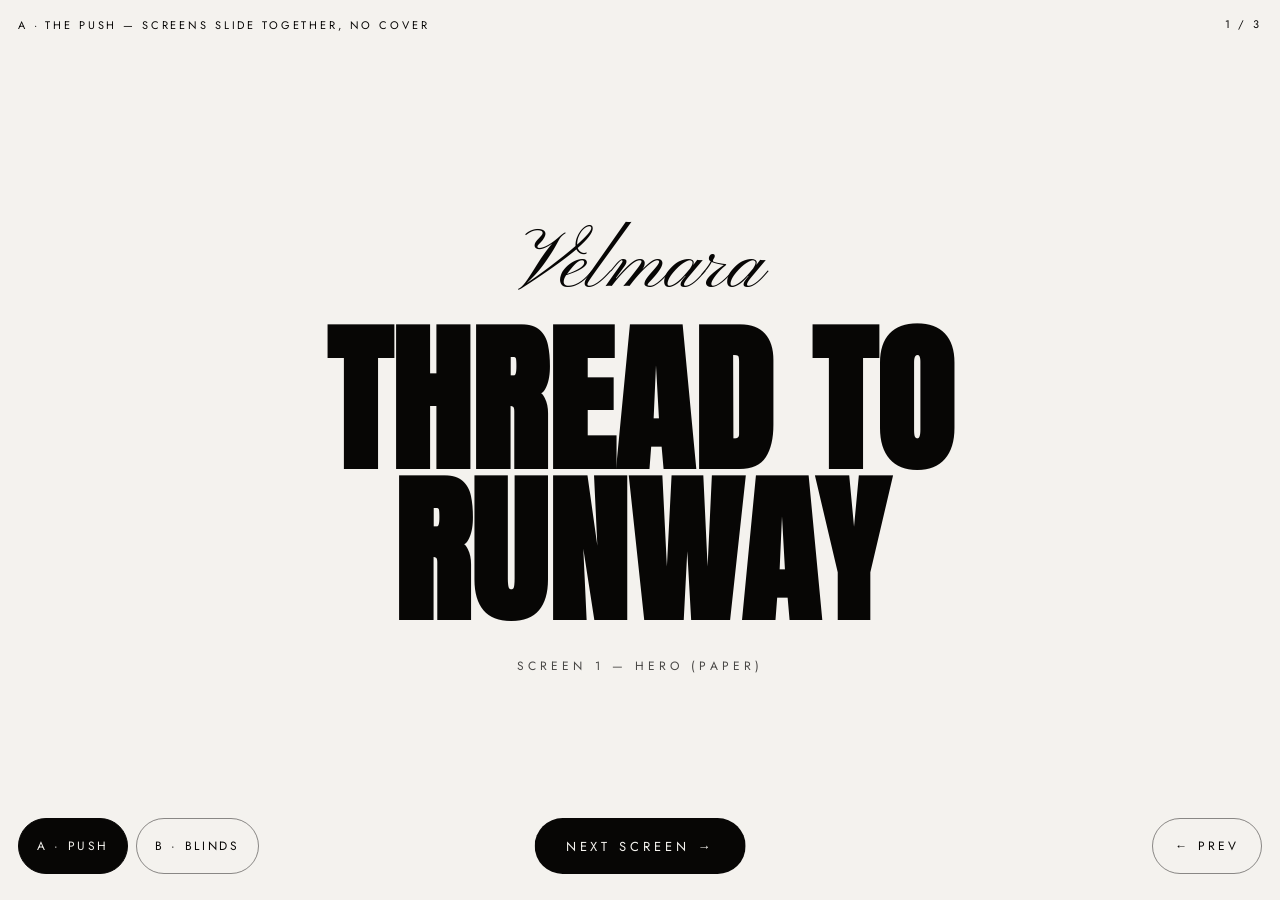
<file: sample-transition-2/index.html>
<!DOCTYPE html>
<html lang="en">
<head>
<meta charset="utf-8">
<meta name="viewport" content="width=device-width,initial-scale=1,viewport-fit=cover">
<title>SAMPLE 2 — Push / Blinds · Proposed Velmara Transitions (not applied)</title>
<link rel="preconnect" href="https://fonts.googleapis.com">
<link rel="preconnect" href="https://fonts.gstatic.com" crossorigin>
<link href="https://fonts.googleapis.com/css2?family=Anton&family=Cinzel:wght@400;500&family=Cormorant+Garamond:ital,wght@0,400;0,500;1,400&family=Jost:wght@300;400;500&family=Pinyon+Script&display=swap" rel="stylesheet">
<style>
  :root{
    --paper:#f4f2ee; --ink:#070605; --red:#d7141a;
  }
  *{margin:0;padding:0;box-sizing:border-box}
  html,body{height:100%}
  body{font-family:'Jost',sans-serif;background:var(--ink);overflow:hidden;-webkit-tap-highlight-color:transparent}
  .script{font-family:'Pinyon Script',cursive;font-weight:400}
  .huge{font-family:'Anton',sans-serif;text-transform:uppercase;line-height:.94;letter-spacing:.005em}

  /* ---------- demo screens (stacked layers) ---------- */
  .screen{position:fixed;inset:0;display:none;flex-direction:column;align-items:center;justify-content:center;text-align:center;padding:24px;cursor:pointer;will-change:transform}
  .screen.act{display:flex}
  .screen .script{font-size:clamp(44px,7vw,84px);line-height:1}
  .screen .huge{font-size:clamp(56px,12.5vw,168px);margin-top:2vh}
  .screen .small{margin-top:3.2vh;font-size:12px;letter-spacing:.34em;text-transform:uppercase;opacity:.72}
  .s1{background:var(--paper);color:var(--ink)}
  .s2{background:var(--ink);color:var(--paper)}
  .s3{background:var(--red);color:var(--paper)}
  .s3 .huge{font-size:clamp(64px,15vw,200px)}
  .screen.pushing{box-shadow:0 -34px 70px rgba(0,0,0,.38)}

  /* ---------- the blinds ---------- */
  #blinds{position:fixed;inset:0;z-index:20;pointer-events:none;overflow:hidden;visibility:hidden}
  .strip{position:absolute;top:0;height:100%;will-change:transform;
    box-shadow:inset -1px 0 0 rgba(0,0,0,.28)}
  .strip.paper{background:var(--paper)}
  .strip.black{background:var(--ink)}
  .strip.red{background:var(--red)}

  /* ---------- chrome ---------- */
  #caption{position:fixed;top:16px;left:18px;z-index:30;font-size:11px;letter-spacing:.26em;text-transform:uppercase;line-height:1.7;pointer-events:none;transition:color .3s}
  #caption.on-dark{color:var(--paper)} #caption.on-light{color:var(--ink)}
  #count{position:fixed;right:18px;top:16px;z-index:30;font-size:11px;letter-spacing:.26em;transition:color .3s}
  #count.on-dark{color:var(--paper)} #count.on-light{color:var(--ink)}
  #nextBtn{position:fixed;left:50%;bottom:26px;transform:translateX(-50%);z-index:30;min-height:56px;min-width:210px;
    padding:16px 30px;font-family:'Jost',sans-serif;font-size:13px;letter-spacing:.3em;text-transform:uppercase;
    border-radius:99px;border:1px solid transparent;cursor:pointer;transition:background .3s,color .3s,border-color .3s}
  #nextBtn.on-light{background:var(--ink);color:var(--paper)}
  #nextBtn.on-dark{background:var(--paper);color:var(--ink)}
  #nextBtn:active{transform:translateX(-50%) scale(.97)}
  #prevBtn{position:fixed;right:18px;bottom:26px;z-index:30;min-height:56px;padding:16px 22px;
    font-family:'Jost',sans-serif;font-size:12px;letter-spacing:.26em;text-transform:uppercase;
    border-radius:99px;background:transparent;cursor:pointer;transition:color .3s,border-color .3s}
  #prevBtn.on-light{color:var(--ink);border:1px solid rgba(7,6,5,.45)}
  #prevBtn.on-dark{color:var(--paper);border:1px solid rgba(244,242,238,.5)}
  #styles{position:fixed;left:18px;bottom:26px;z-index:30;display:flex;gap:8px}
  .styleBtn{min-height:56px;padding:14px 18px;font-family:'Jost',sans-serif;font-size:12px;letter-spacing:.22em;text-transform:uppercase;
    border-radius:99px;background:transparent;cursor:pointer;transition:all .25s}
  .styleBtn.on-light{color:var(--ink);border:1px solid rgba(7,6,5,.45)}
  .styleBtn.on-dark{color:var(--paper);border:1px solid rgba(244,242,238,.5)}
  .styleBtn.sel.on-light{background:var(--ink);color:var(--paper);border-color:var(--ink)}
  .styleBtn.sel.on-dark{background:var(--paper);color:var(--ink);border-color:var(--paper)}
  @media (max-width:480px){
    #caption{font-size:9.5px;left:14px;top:12px;max-width:62vw}
    #count{right:14px;top:12px}
    #nextBtn{bottom:86px;min-width:230px;white-space:nowrap}
    #styles{left:14px;bottom:20px}
    #prevBtn{right:14px;bottom:20px}
    .styleBtn{min-height:52px;padding:12px 14px;font-size:11px}
    .screen .small{letter-spacing:.24em;padding:0 8px}
  }
</style>
</head>
<body>

<!-- SCREEN 1 · paper -->
<section class="screen s1 act" data-name="paper">
  <div class="script">Velmara</div>
  <h1 class="huge">Thread to<br>Runway</h1>
  <p class="small">Screen 1 — Hero (paper)</p>
</section>

<!-- SCREEN 2 · black -->
<section class="screen s2" data-name="black">
  <div class="script">The</div>
  <h1 class="huge">Align<br>Flow</h1>
  <p class="small">Screen 2 — Flow (black)</p>
</section>

<!-- SCREEN 3 · red -->
<section class="screen s3" data-name="red">
  <h1 class="huge">Summon<br>Us</h1>
  <p class="small">Screen 3 — Contact (red)</p>
</section>

<!-- THE BLINDS (6 strips, colour set per destination) -->
<div id="blinds" aria-hidden="true"></div>

<div id="caption" class="on-light">A · The Push — screens slide together, no cover</div>
<div id="count" class="on-light">1 / 3</div>
<div id="styles">
  <button class="styleBtn sel on-light" id="btnPush" type="button">A · PUSH</button>
  <button class="styleBtn on-light" id="btnBlinds" type="button">B · BLINDS</button>
</div>
<button id="prevBtn" class="on-light" type="button">← Prev</button>
<button id="nextBtn" class="on-light" type="button">Next Screen →</button>

<script src="../assets/js/vendor/gsap.min.js"></script>
<script>
(function(){
  var screens=[].slice.call(document.querySelectorAll(".screen"));
  var blindsBox=document.getElementById("blinds");
  var caption=document.getElementById("caption");
  var count=document.getElementById("count");
  var btn=document.getElementById("nextBtn");
  var prevBtn=document.getElementById("prevBtn");
  var btnPush=document.getElementById("btnPush");
  var btnBlinds=document.getElementById("btnBlinds");
  var styleBtns=[btnPush,btnBlinds];
  var cur=0, busy=false, style="push";
  var reduced=window.matchMedia("(prefers-reduced-motion: reduce)").matches;
  var hasGsap=typeof window.gsap!=="undefined";
  var NAMES=["paper","black","red"];
  var CAPTIONS={
    push:"A · The Push — screens slide together, no cover",
    blinds:"B · The Blinds — six strips sweep in, swap, sweep out"
  };

  /* build the 6 strips */
  var strips=[];
  for(var i=0;i<6;i++){
    var st=document.createElement("div");
    st.className="strip black";
    st.style.left=(i*(100/6))+"%";
    st.style.width=(100/6+0.15)+"%"; /* slight overlap so no hairline gaps at full tile */
    blindsBox.appendChild(st);
    strips.push(st);
  }
  /* park strips above the screen with GSAP only (never a CSS transform —
     GSAP layers yPercent on top of a parsed CSS translate, doubling it) */
  if(hasGsap){ gsap.set(strips,{yPercent:-103}); blindsBox.style.visibility="visible"; }

  function setChrome(i){
    var light = NAMES[i]==="paper";
    var cls = light ? "on-light" : "on-dark";
    caption.className=cls; count.className=cls; btn.className=cls; prevBtn.className=cls;
    styleBtns.forEach(function(b){ b.classList.remove("on-light","on-dark"); b.classList.add(cls); });
    count.textContent=(i+1)+" / 3";
  }
  function setStyle(s){
    style=s;
    btnPush.classList.toggle("sel",s==="push");
    btnBlinds.classList.toggle("sel",s==="blinds");
    caption.textContent=CAPTIONS[s];
  }
  function showOnly(i){
    screens.forEach(function(sc,j){
      sc.classList.toggle("act",j===i);
      if(hasGsap) gsap.set(sc,{clearProps:"transform,boxShadow"});
      sc.classList.remove("pushing");
      sc.style.zIndex="";
    });
  }
  function swapTo(i){ cur=i; showOnly(i); setChrome(cur); }

  /* ---------- A · THE PUSH ---------- */
  function pushTo(next,dir){ /* dir: +1 forward (up), -1 backward (down) */
    var out=screens[cur], inn=screens[next];
    busy=true;
    inn.classList.add("act");
    out.style.zIndex=2; inn.style.zIndex=3;
    inn.classList.add("pushing");
    gsap.set(inn,{yPercent:100*dir,scale:1});
    gsap.set(out,{yPercent:0,scale:1});
    var tl=gsap.timeline({onComplete:function(){
      inn.classList.remove("pushing");
      cur=next; showOnly(cur); setChrome(cur);
      busy=false;
    }});
    tl.to(out,{yPercent:-100*dir,scale:0.94,duration:0.85,ease:"power4.inOut"},0)
      .to(inn,{yPercent:0,scale:1,duration:0.85,ease:"power4.inOut"},0);
  }

  /* ---------- B · THE BLINDS ---------- */
  function blindsTo(next){
    busy=true;
    strips.forEach(function(st){ st.className="strip "+NAMES[next]; });
    gsap.set(strips,{yPercent:-103});
    var tl=gsap.timeline({onComplete:function(){
      gsap.set(strips,{yPercent:-103}); /* park above again */
      busy=false;
    }});
    tl.to(strips,{yPercent:0,duration:0.45,ease:"power4.inOut",stagger:0.045})
      .add(function(){ swapTo(next); }) /* swap while fully tiled */
      .to(strips,{yPercent:103,duration:0.4,ease:"power4.inOut",stagger:0.045},"+=0.06");
  }

  function go(dir){
    if(busy) return;
    var next=(cur+dir+screens.length)%screens.length;
    if(reduced||!hasGsap){ swapTo(next); return; }
    if(style==="push") pushTo(next,dir); else blindsTo(next);
  }
  function advance(){ go(1); }
  function back(){ go(-1); }

  btn.addEventListener("click",function(ev){ ev.stopPropagation(); advance(); });
  prevBtn.addEventListener("click",function(ev){ ev.stopPropagation(); back(); });
  btnPush.addEventListener("click",function(ev){ ev.stopPropagation(); setStyle("push"); });
  btnBlinds.addEventListener("click",function(ev){ ev.stopPropagation(); setStyle("blinds"); });
  screens.forEach(function(s){ s.addEventListener("click",advance); });
  var wheelLock=false;
  window.addEventListener("wheel",function(ev){
    if(busy||wheelLock) return;
    if(Math.abs(ev.deltaY)<4) return;
    wheelLock=true; setTimeout(function(){wheelLock=false;},1300);
    if(ev.shiftKey||ev.deltaY<0) back(); else advance();
  },{passive:true});
  var touchY=null;
  window.addEventListener("touchstart",function(ev){ touchY=ev.touches[0].clientY; },{passive:true});
  window.addEventListener("touchend",function(ev){
    if(touchY===null) return;
    var dy=touchY-ev.changedTouches[0].clientY; touchY=null;
    if(dy>40) advance(); else if(dy<-40) back();
  },{passive:true});
  window.addEventListener("keydown",function(ev){
    if(ev.key===" "||ev.key==="ArrowRight"||ev.key==="ArrowDown"){ ev.preventDefault(); advance(); }
    if(ev.key==="ArrowLeft"||ev.key==="ArrowUp"){ ev.preventDefault(); back(); }
  });
  setChrome(0); setStyle("push");
  /* probe hook for automated QA */
  window.__trans2={advance:advance,back:back,setStyle:setStyle,state:function(){
    function tr(el){ var m=new DOMMatrixReadOnly(getComputedStyle(el).transform); return {y:m.f,scale:m.a}; }
    return {cur:cur,busy:busy,style:style,active:NAMES[cur],
      screens:screens.map(function(sc){ return {name:sc.getAttribute("data-name"),act:sc.classList.contains("act"),t:tr(sc)}; }),
      strips:strips.map(function(st){ return tr(st).y; })};
  }};
})();
</script>
</body>
</html>
</file>
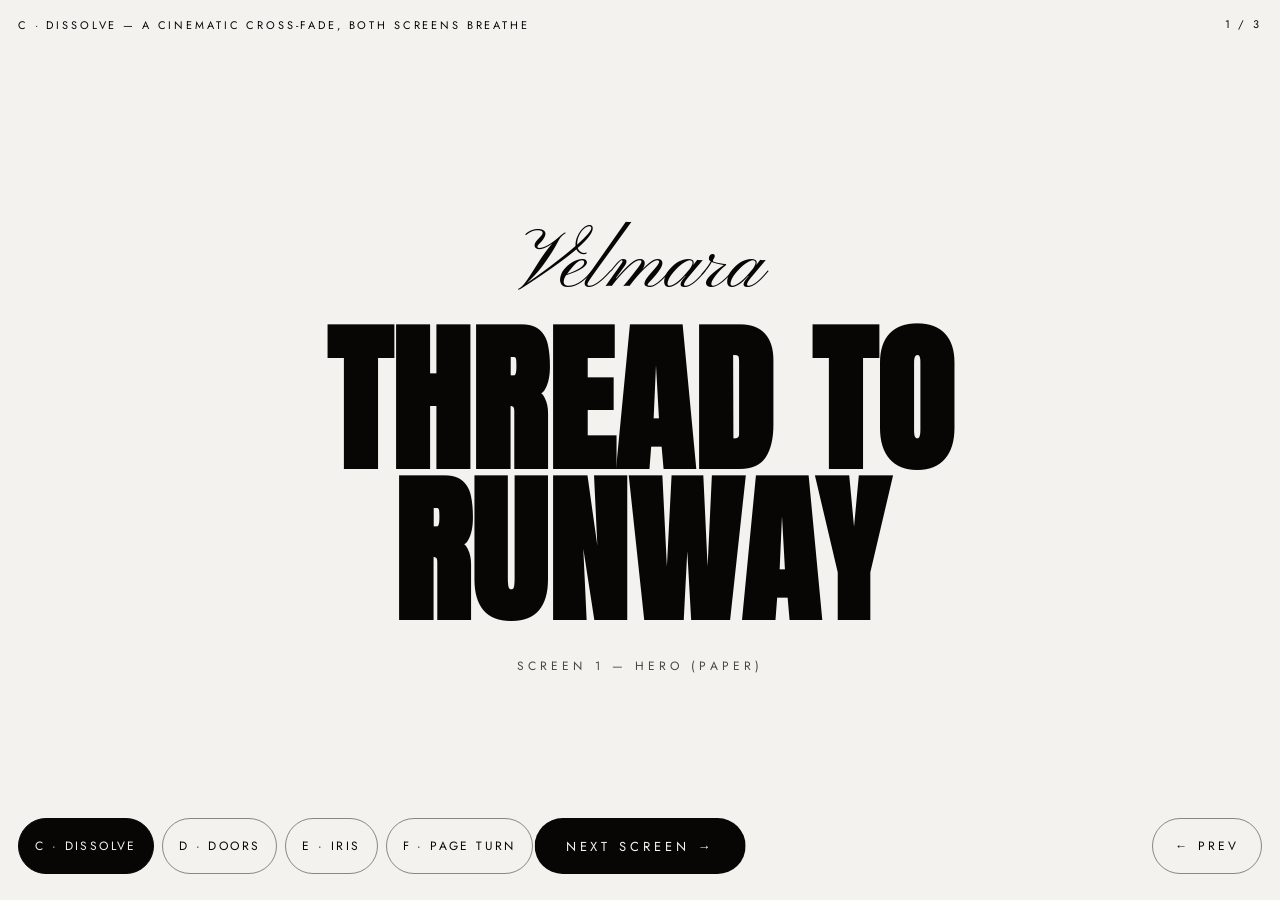
<file: sample-transition-3/index.html>
<!DOCTYPE html>
<html lang="en">
<head>
<meta charset="utf-8">
<meta name="viewport" content="width=device-width,initial-scale=1,viewport-fit=cover">
<title>SAMPLE 3 — Dissolve / Doors / Iris / Page Turn · Proposed Velmara Transitions (not applied)</title>
<link rel="preconnect" href="https://fonts.googleapis.com">
<link rel="preconnect" href="https://fonts.gstatic.com" crossorigin>
<link href="https://fonts.googleapis.com/css2?family=Anton&family=Cinzel:wght@400;500&family=Cormorant+Garamond:ital,wght@0,400;0,500;1,400&family=Jost:wght@300;400;500&family=Pinyon+Script&display=swap" rel="stylesheet">
<style>
  :root{
    --paper:#f4f2ee; --ink:#070605; --red:#d7141a;
  }
  *{margin:0;padding:0;box-sizing:border-box}
  html,body{height:100%}
  body{font-family:'Jost',sans-serif;background:var(--ink);overflow:hidden;-webkit-tap-highlight-color:transparent}
  .script{font-family:'Pinyon Script',cursive;font-weight:400}
  .huge{font-family:'Anton',sans-serif;text-transform:uppercase;line-height:.94;letter-spacing:.005em}

  /* ---------- demo screens (stacked layers) ---------- */
  .screen{position:fixed;inset:0;display:none;flex-direction:column;align-items:center;justify-content:center;text-align:center;padding:24px;cursor:pointer;will-change:transform,opacity}
  .screen.act{display:flex}
  .screen .script{font-size:clamp(44px,7vw,84px);line-height:1}
  .screen .huge{font-size:clamp(56px,12.5vw,168px);margin-top:2vh}
  .screen .small{margin-top:3.2vh;font-size:12px;letter-spacing:.34em;text-transform:uppercase;opacity:.72}
  .s1{background:var(--paper);color:var(--ink)}
  .s2{background:var(--ink);color:var(--paper)}
  .s3{background:var(--red);color:var(--paper)}
  .s3 .huge{font-size:clamp(64px,15vw,200px)}
  /* page-turn shading overlay inside each screen */
  .shade{position:absolute;inset:0;background:#000;opacity:0;pointer-events:none}

  /* ---------- D · the doors ---------- */
  #doors{position:fixed;inset:0;z-index:20;pointer-events:none;overflow:hidden;visibility:hidden}
  .panel{position:absolute;left:0;width:100%;height:50.5%;will-change:transform}
  .panel.top{top:0}
  .panel.bottom{bottom:0}
  .panel.paper{background:var(--paper)}
  .panel.black{background:var(--ink)}
  .panel.red{background:var(--red)}
  /* 1px red seam at the meeting edge, visible while the doors are closed */
  .panel.top::after{content:"";position:absolute;left:0;right:0;bottom:0;height:1px;background:var(--red)}
  .panel.bottom::after{content:"";position:absolute;left:0;right:0;top:0;height:1px;background:var(--red)}

  /* ---------- chrome ---------- */
  #caption{position:fixed;top:16px;left:18px;z-index:30;font-size:11px;letter-spacing:.26em;text-transform:uppercase;line-height:1.7;pointer-events:none;transition:color .3s}
  #caption.on-dark{color:var(--paper)} #caption.on-light{color:var(--ink)}
  #count{position:fixed;right:18px;top:16px;z-index:30;font-size:11px;letter-spacing:.26em;transition:color .3s}
  #count.on-dark{color:var(--paper)} #count.on-light{color:var(--ink)}
  #nextBtn{position:fixed;left:50%;bottom:26px;transform:translateX(-50%);z-index:30;min-height:56px;min-width:210px;
    padding:16px 30px;font-family:'Jost',sans-serif;font-size:13px;letter-spacing:.3em;text-transform:uppercase;
    border-radius:99px;border:1px solid transparent;cursor:pointer;transition:background .3s,color .3s,border-color .3s}
  #nextBtn.on-light{background:var(--ink);color:var(--paper)}
  #nextBtn.on-dark{background:var(--paper);color:var(--ink)}
  #nextBtn:active{transform:translateX(-50%) scale(.97)}
  #prevBtn{position:fixed;right:18px;bottom:26px;z-index:30;min-height:56px;padding:16px 22px;
    font-family:'Jost',sans-serif;font-size:12px;letter-spacing:.26em;text-transform:uppercase;
    border-radius:99px;background:transparent;cursor:pointer;transition:color .3s,border-color .3s}
  #prevBtn.on-light{color:var(--ink);border:1px solid rgba(7,6,5,.45)}
  #prevBtn.on-dark{color:var(--paper);border:1px solid rgba(244,242,238,.5)}
  #styles{position:fixed;left:18px;bottom:26px;z-index:30;display:flex;gap:8px;flex-wrap:wrap;max-width:46vw}
  .styleBtn{min-height:56px;padding:14px 16px;font-family:'Jost',sans-serif;font-size:12px;letter-spacing:.2em;text-transform:uppercase;white-space:nowrap;
    border-radius:99px;background:transparent;cursor:pointer;transition:all .25s}
  .styleBtn.on-light{color:var(--ink);border:1px solid rgba(7,6,5,.45)}
  .styleBtn.on-dark{color:var(--paper);border:1px solid rgba(244,242,238,.5)}
  .styleBtn.sel.on-light{background:var(--ink);color:var(--paper);border-color:var(--ink)}
  .styleBtn.sel.on-dark{background:var(--paper);color:var(--ink);border-color:var(--paper)}
  @media (max-width:480px){
    #caption{font-size:9.5px;left:14px;top:12px;max-width:62vw}
    #count{right:14px;top:12px}
    #nextBtn{bottom:128px;min-width:230px;white-space:nowrap}
    #styles{left:14px;bottom:20px;max-width:64vw;gap:6px}
    #prevBtn{right:14px;bottom:20px}
    .styleBtn{min-height:48px;padding:11px 12px;font-size:10.5px;letter-spacing:.14em}
    .screen .small{letter-spacing:.24em;padding:0 8px}
  }
</style>
</head>
<body>

<!-- SCREEN 1 · paper -->
<section class="screen s1 act" data-name="paper">
  <div class="script">Velmara</div>
  <h1 class="huge">Thread to<br>Runway</h1>
  <p class="small">Screen 1 — Hero (paper)</p>
  <div class="shade"></div>
</section>

<!-- SCREEN 2 · black -->
<section class="screen s2" data-name="black">
  <div class="script">The</div>
  <h1 class="huge">Align<br>Flow</h1>
  <p class="small">Screen 2 — Flow (black)</p>
  <div class="shade"></div>
</section>

<!-- SCREEN 3 · red -->
<section class="screen s3" data-name="red">
  <h1 class="huge">Summon<br>Us</h1>
  <p class="small">Screen 3 — Contact (red)</p>
  <div class="shade"></div>
</section>

<!-- D · THE DOORS (two panels, colour set per destination) -->
<div id="doors" aria-hidden="true">
  <div class="panel top black"></div>
  <div class="panel bottom black"></div>
</div>

<div id="caption" class="on-light">C · Dissolve — a cinematic cross-fade, both screens breathe</div>
<div id="count" class="on-light">1 / 3</div>
<div id="styles">
  <button class="styleBtn sel on-light" data-style="dissolve" type="button">C · DISSOLVE</button>
  <button class="styleBtn on-light" data-style="doors" type="button">D · DOORS</button>
  <button class="styleBtn on-light" data-style="iris" type="button">E · IRIS</button>
  <button class="styleBtn on-light" data-style="pageturn" type="button">F · PAGE TURN</button>
</div>
<button id="prevBtn" class="on-light" type="button">← Prev</button>
<button id="nextBtn" class="on-light" type="button">Next Screen →</button>

<script src="../assets/js/vendor/gsap.min.js"></script>
<script>
(function(){
  var screens=[].slice.call(document.querySelectorAll(".screen"));
  var doorsBox=document.getElementById("doors");
  var panelTop=doorsBox.querySelector(".panel.top");
  var panelBot=doorsBox.querySelector(".panel.bottom");
  var panels=[panelTop,panelBot];
  var caption=document.getElementById("caption");
  var count=document.getElementById("count");
  var btn=document.getElementById("nextBtn");
  var prevBtn=document.getElementById("prevBtn");
  var styleBtns=[].slice.call(document.querySelectorAll(".styleBtn"));
  var cur=0, style="dissolve", activeTl=null;
  var reduced=window.matchMedia("(prefers-reduced-motion: reduce)").matches;
  var hasGsap=typeof window.gsap!=="undefined";
  var NAMES=["paper","black","red"];
  var CAPTIONS={
    dissolve:"C · Dissolve — a cinematic cross-fade, both screens breathe",
    doors:"D · Doors — two panels meet in the middle, swap, part",
    iris:"E · Iris — the new screen opens in an expanding circle",
    pageturn:"F · Page Turn — the screen folds away like a page"
  };

  /* park the door panels off-screen with GSAP only */
  function parkDoors(){
    if(!hasGsap) return;
    gsap.set(panelTop,{yPercent:-103});
    gsap.set(panelBot,{yPercent:103});
    doorsBox.style.visibility="visible";
  }
  parkDoors();

  function setChrome(i){
    var light = NAMES[i]==="paper";
    var cls = light ? "on-light" : "on-dark";
    caption.className=cls; count.className=cls; btn.className=cls; prevBtn.className=cls;
    styleBtns.forEach(function(b){ b.classList.remove("on-light","on-dark"); b.classList.add(cls); });
    count.textContent=(i+1)+" / 3";
  }
  function setStyle(s){
    style=s;
    styleBtns.forEach(function(b){ b.classList.toggle("sel",b.getAttribute("data-style")===s); });
    caption.textContent=CAPTIONS[s];
  }
  function resetScreen(sc){
    if(hasGsap) gsap.set(sc,{clearProps:"transform,opacity,clipPath,transformOrigin,zIndex"});
    var sh=sc.querySelector(".shade");
    if(sh&&hasGsap) gsap.set(sh,{opacity:0});
  }
  function showOnly(i){
    screens.forEach(function(sc,j){
      sc.classList.toggle("act",j===i);
      if(j!==i) resetScreen(sc); else resetScreen(sc);
      sc.style.zIndex="";
    });
  }
  function settle(next){
    cur=next; showOnly(cur); setChrome(cur); activeTl=null;
  }
  /* visual-only swap for mid-timeline use (keeps activeTl alive) */
  function swapVisual(i){ cur=i; showOnly(i); setChrome(i); }

  /* if a transition is mid-flight, finish it instantly so layers never corrupt */
  function finishActive(){
    if(activeTl&&activeTl.isActive()) activeTl.progress(1);
    activeTl=null;
  }

  /* ---------- C · DISSOLVE ---------- */
  function dissolveTo(next){
    var out=screens[cur], inn=screens[next];
    inn.classList.add("act");
    out.style.zIndex=2; inn.style.zIndex=3;
    gsap.set(out,{opacity:1,scale:1});
    gsap.set(inn,{opacity:0,scale:1.06});
    activeTl=gsap.timeline({onComplete:function(){ settle(next); }});
    activeTl.to(out,{opacity:0,scale:1.06,duration:0.9,ease:"power2.inOut"},0)
            .to(inn,{opacity:1,scale:1,duration:0.9,ease:"power2.inOut"},0);
  }

  /* ---------- D · DOORS ---------- */
  function doorsTo(next){
    panels.forEach(function(p){ p.className="panel "+(p===panelTop?"top ":"bottom ")+NAMES[next]; });
    parkDoors();
    activeTl=gsap.timeline({onComplete:function(){
      parkDoors(); settle(next);
    }});
    activeTl.to(panelTop,{yPercent:0,duration:0.45,ease:"power4.inOut"},0)
            .to(panelBot,{yPercent:0,duration:0.45,ease:"power4.inOut"},0)
            .add(function(){ swapVisual(next); }) /* swap while fully covered */
            .to(panelTop,{yPercent:-103,duration:0.5,ease:"power4.inOut"},"+=0.05")
            .to(panelBot,{yPercent:103,duration:0.5,ease:"power4.inOut"},"<");
  }

  /* ---------- E · IRIS ---------- */
  function irisTo(next){
    var out=screens[cur], inn=screens[next];
    inn.classList.add("act");
    out.style.zIndex=2; inn.style.zIndex=3;
    gsap.set(inn,{clipPath:"circle(0% at 50% 50%)"});
    activeTl=gsap.timeline({onComplete:function(){ settle(next); }});
    activeTl.to(inn,{clipPath:"circle(120% at 50% 50%)",duration:0.8,ease:"power3.inOut"});
  }

  /* ---------- F · PAGE TURN ---------- */
  function pageturnTo(next,dir){ /* dir +1: fold from left; -1: mirror from right */
    var out=screens[cur], inn=screens[next];
    inn.classList.add("act");
    inn.style.zIndex=2; out.style.zIndex=3;
    var shade=out.querySelector(".shade");
    gsap.set(inn,{opacity:1});
    gsap.set(out,{transformPerspective:1600,transformOrigin:(dir>0?"left center":"right center"),rotationY:0});
    if(shade) gsap.set(shade,{opacity:0});
    activeTl=gsap.timeline({onComplete:function(){ settle(next); }});
    activeTl.to(out,{rotationY:(dir>0?-72:72),duration:0.85,ease:"power3.inOut"},0);
    if(shade) activeTl.to(shade,{opacity:0.55,duration:0.85,ease:"power3.inOut"},0);
  }

  function go(dir){
    finishActive();
    var next=(cur+dir+screens.length)%screens.length;
    if(reduced||!hasGsap){ settle(next); return; }
    if(style==="dissolve") dissolveTo(next);
    else if(style==="doors") doorsTo(next);
    else if(style==="iris") irisTo(next);
    else pageturnTo(next,dir);
  }
  function advance(){ go(1); }
  function back(){ go(-1); }

  btn.addEventListener("click",function(ev){ ev.stopPropagation(); advance(); });
  prevBtn.addEventListener("click",function(ev){ ev.stopPropagation(); back(); });
  styleBtns.forEach(function(b){
    b.addEventListener("click",function(ev){ ev.stopPropagation(); setStyle(b.getAttribute("data-style")); });
  });
  screens.forEach(function(s){ s.addEventListener("click",advance); });
  var wheelLock=false;
  window.addEventListener("wheel",function(ev){
    if(wheelLock) return;
    if(Math.abs(ev.deltaY)<4) return;
    wheelLock=true; setTimeout(function(){wheelLock=false;},1100);
    if(ev.shiftKey||ev.deltaY<0) back(); else advance();
  },{passive:true});
  var touchY=null;
  window.addEventListener("touchstart",function(ev){ touchY=ev.touches[0].clientY; },{passive:true});
  window.addEventListener("touchend",function(ev){
    if(touchY===null) return;
    var dy=touchY-ev.changedTouches[0].clientY; touchY=null;
    if(dy>40) advance(); else if(dy<-40) back();
  },{passive:true});
  window.addEventListener("keydown",function(ev){
    if(ev.key===" "||ev.key==="ArrowRight"||ev.key==="ArrowDown"){ ev.preventDefault(); advance(); }
    if(ev.key==="ArrowLeft"||ev.key==="ArrowUp"){ ev.preventDefault(); back(); }
  });
  setChrome(0); setStyle("dissolve");
  /* probe hook for automated QA */
  window.__trans3={advance:advance,back:back,setStyle:setStyle,state:function(){
    function cs(el){ return getComputedStyle(el); }
    return {cur:cur,style:style,active:NAMES[cur],
      screens:screens.map(function(sc){
        var st=cs(sc);
        return {name:sc.getAttribute("data-name"),act:sc.classList.contains("act"),
          opacity:parseFloat(st.opacity),transform:st.transform,clipPath:st.clipPath,
          rotY:hasGsap?gsap.getProperty(sc,"rotationY"):null,
          scale:hasGsap?gsap.getProperty(sc,"scale"):null,
          shade:parseFloat(cs(sc.querySelector(".shade")).opacity)};
      }),
      doors:{top:cs(panelTop).transform,bottom:cs(panelBot).transform,
        topY:hasGsap?gsap.getProperty(panelTop,"y"):null,botY:hasGsap?gsap.getProperty(panelBot,"y"):null}};
  }};
})();
</script>
</body>
</html>
</file>
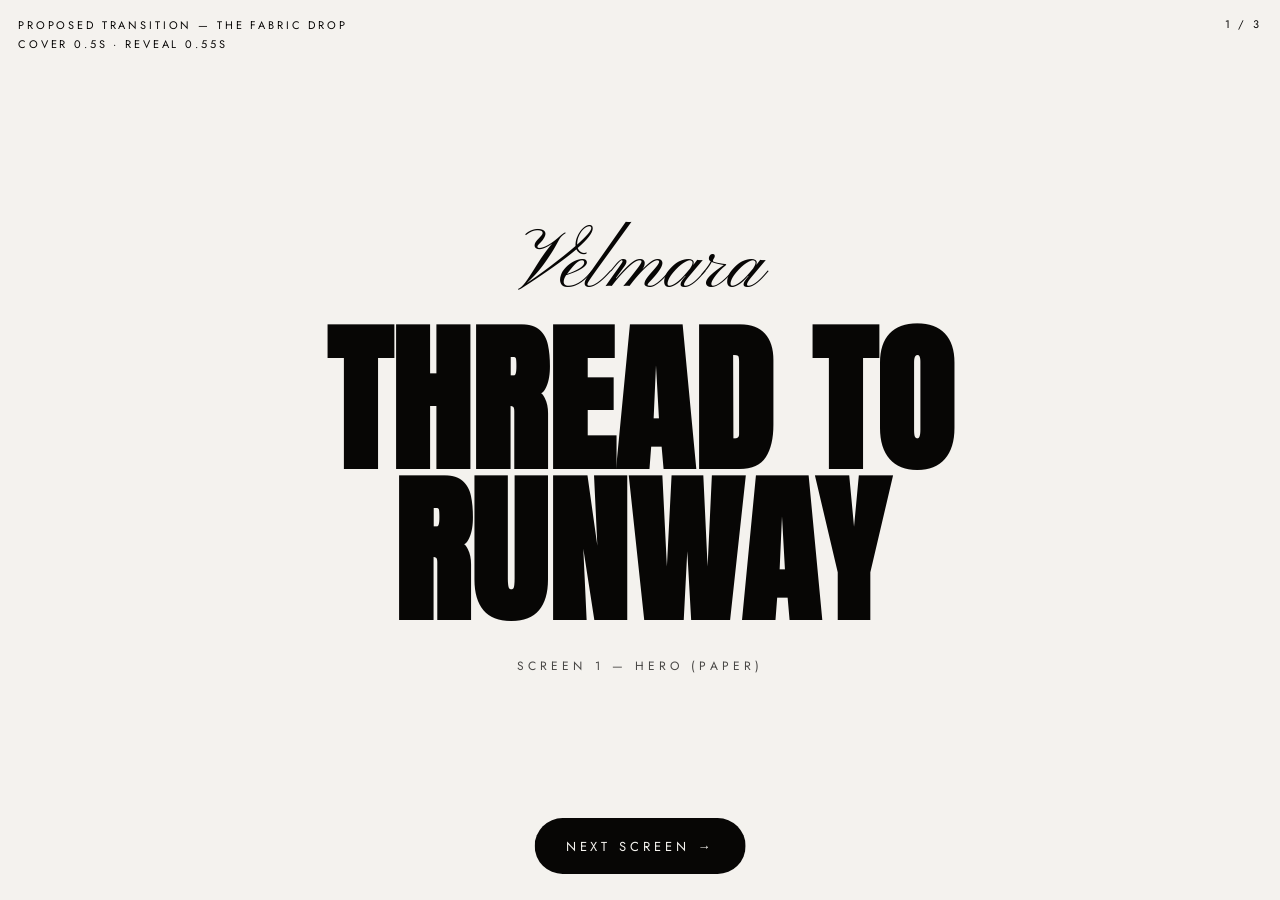
<file: sample-transition/index.html>
<!DOCTYPE html>
<html lang="en">
<head>
<meta charset="utf-8">
<meta name="viewport" content="width=device-width,initial-scale=1,viewport-fit=cover">
<title>SAMPLE — The Fabric Drop · Proposed Velmara Transition (not applied)</title>
<link rel="preconnect" href="https://fonts.googleapis.com">
<link rel="preconnect" href="https://fonts.gstatic.com" crossorigin>
<link href="https://fonts.googleapis.com/css2?family=Anton&family=Cinzel:wght@400;500&family=Cormorant+Garamond:ital,wght@0,400;0,500;1,400&family=Jost:wght@300;400;500&family=Pinyon+Script&display=swap" rel="stylesheet">
<style>
  :root{
    --paper:#f4f2ee; --ink:#070605; --red:#d7141a;
  }
  *{margin:0;padding:0;box-sizing:border-box}
  html,body{height:100%}
  body{font-family:'Jost',sans-serif;background:var(--ink);overflow:hidden;-webkit-tap-highlight-color:transparent}
  .script{font-family:'Pinyon Script',cursive;font-weight:400}
  .huge{font-family:'Anton',sans-serif;text-transform:uppercase;line-height:.94;letter-spacing:.005em}

  /* ---------- demo screens ---------- */
  .screen{position:fixed;inset:0;display:none;flex-direction:column;align-items:center;justify-content:center;text-align:center;padding:24px;cursor:pointer}
  .screen.act{display:flex}
  .screen .script{font-size:clamp(44px,7vw,84px);line-height:1}
  .screen .huge{font-size:clamp(56px,12.5vw,168px);margin-top:2vh}
  .screen .small{margin-top:3.2vh;font-size:12px;letter-spacing:.34em;text-transform:uppercase;opacity:.72}
  .s1{background:var(--paper);color:var(--ink)}
  .s2{background:var(--ink);color:var(--paper)}
  .s3{background:var(--red);color:var(--paper)}
  .s3 .huge{font-size:clamp(64px,15vw,200px)}

  /* ---------- the cloth ---------- */
  #cloth{position:fixed;inset:0;z-index:20;pointer-events:none;transform:translateY(102%);will-change:transform;
    display:flex;align-items:center;justify-content:center}
  #cloth::before{content:"";position:absolute;top:0;bottom:0;left:20px;border-left:2px dashed currentColor;opacity:.45}
  #cloth .c-script{font-size:clamp(26px,3.4vw,40px);opacity:.92}
  #cloth.paper{background:var(--paper);color:var(--ink)}
  #cloth.black{background:var(--ink);color:var(--paper)}
  #cloth.red{background:var(--red);color:var(--paper)}

  /* ---------- chrome ---------- */
  #caption{position:fixed;top:16px;left:18px;z-index:30;font-size:11px;letter-spacing:.26em;text-transform:uppercase;line-height:1.7;pointer-events:none;transition:color .3s}
  #caption.on-dark{color:var(--paper)} #caption.on-light{color:var(--ink)}
  #nextBtn{position:fixed;left:50%;bottom:26px;transform:translateX(-50%);z-index:30;min-height:56px;min-width:210px;
    padding:16px 30px;font-family:'Jost',sans-serif;font-size:13px;letter-spacing:.3em;text-transform:uppercase;
    border-radius:99px;border:1px solid transparent;cursor:pointer;transition:background .3s,color .3s,border-color .3s}
  #nextBtn.on-light{background:var(--ink);color:var(--paper)}
  #nextBtn.on-dark{background:var(--paper);color:var(--ink)}
  #nextBtn:active{transform:translateX(-50%) scale(.97)}
  #count{position:fixed;right:18px;top:16px;z-index:30;font-size:11px;letter-spacing:.26em;transition:color .3s}
  #count.on-dark{color:var(--paper)} #count.on-light{color:var(--ink)}
  @media (max-width:480px){
    #caption{font-size:9.5px;left:14px;top:12px;max-width:62vw}
    #count{right:14px;top:12px}
    #nextBtn{bottom:20px;min-width:230px;white-space:nowrap}
    .screen .small{letter-spacing:.24em;padding:0 8px}
  }
</style>
</head>
<body>

<!-- SCREEN 1 · paper -->
<section class="screen s1 act" data-name="paper">
  <div class="script">Velmara</div>
  <h1 class="huge">Thread to<br>Runway</h1>
  <p class="small">Screen 1 — Hero (paper)</p>
</section>

<!-- SCREEN 2 · black -->
<section class="screen s2" data-name="black">
  <div class="script">The</div>
  <h1 class="huge">Align<br>Flow</h1>
  <p class="small">Screen 2 — Flow (black)</p>
</section>

<!-- SCREEN 3 · red -->
<section class="screen s3" data-name="red">
  <h1 class="huge">Summon<br>Us</h1>
  <p class="small">Screen 3 — Contact (red)</p>
</section>

<!-- THE CLOTH -->
<div id="cloth" class="black" aria-hidden="true"><span class="c-script script">Velmara</span></div>

<div id="caption" class="on-light">Proposed transition — The Fabric Drop<br>cover 0.5s · reveal 0.55s</div>
<div id="count" class="on-light">1 / 3</div>
<button id="nextBtn" class="on-light" type="button">Next Screen →</button>

<script>
(function(){
  var screens=[].slice.call(document.querySelectorAll(".screen"));
  var cloth=document.getElementById("cloth");
  var caption=document.getElementById("caption");
  var count=document.getElementById("count");
  var btn=document.getElementById("nextBtn");
  var cur=0, busy=false;
  var reduced=window.matchMedia("(prefers-reduced-motion: reduce)").matches;
  var NAMES=["paper","black","red"];
  var COVER=500, REVEAL=550; /* ms — the proposed timings */

  function easeInOut(t){ return t<.5 ? 8*t*t*t*t : 1-Math.pow(-2*t+2,4)/2; } /* power4.inOut */

  function setChrome(i){
    var light = NAMES[i]==="paper";
    caption.className = light ? "on-light" : "on-dark";
    count.className   = light ? "on-light" : "on-dark";
    btn.className     = light ? "on-light" : "on-dark";
    count.textContent = (i+1)+" / 3";
  }
  function swapTo(i){
    screens[cur].classList.remove("act");
    cur=i;
    screens[cur].classList.add("act");
    setChrome(cur);
  }
  function setCloth(yPct,skewDeg){
    cloth.style.transform="translateY("+yPct+"%) skewY("+skewDeg+"deg)";
  }
  function advance(){
    if(busy) return;
    var next=(cur+1)%screens.length;
    if(reduced){ swapTo(next); return; }
    busy=true;
    cloth.className=NAMES[next]; /* cloth wears the DESTINATION colour */
    var t0=performance.now();
    function frame(now){
      var t=now-t0;
      if(t<COVER){ /* rising to cover */
        var e=easeInOut(t/COVER);
        setCloth((1-e)*102, Math.sin(e*Math.PI)*1.2);
        requestAnimationFrame(frame);
      } else if(t<COVER+30){ /* full cover — swap underneath (one frame held) */
        setCloth(0,0);
        if(!frame.swapped){ frame.swapped=true; swapTo(next); }
        requestAnimationFrame(frame);
      } else if(t<COVER+30+REVEAL){ /* keeps rising, off the top */
        var e2=easeInOut((t-COVER-30)/REVEAL);
        setCloth(-e2*102, -Math.sin(e2*Math.PI)*1.2);
        requestAnimationFrame(frame);
      } else {
        setCloth(102,0); /* park back below for the next run */
        frame.swapped=false;
        busy=false;
      }
    }
    requestAnimationFrame(frame);
  }

  btn.addEventListener("click",function(ev){ ev.stopPropagation(); advance(); });
  screens.forEach(function(s){ s.addEventListener("click",advance); });
  var wheelLock=false;
  window.addEventListener("wheel",function(ev){
    if(busy||wheelLock) return;
    if(Math.abs(ev.deltaY)<4) return;
    wheelLock=true; setTimeout(function(){wheelLock=false;},1150);
    advance();
  },{passive:true});
  var touchY=null;
  window.addEventListener("touchstart",function(ev){ touchY=ev.touches[0].clientY; },{passive:true});
  window.addEventListener("touchend",function(ev){
    if(touchY===null) return;
    var dy=touchY-ev.changedTouches[0].clientY; touchY=null;
    if(Math.abs(dy)>40) advance();
  },{passive:true});
  window.addEventListener("keydown",function(ev){
    if(ev.key===" "||ev.key==="ArrowRight"||ev.key==="ArrowDown"){ ev.preventDefault(); advance(); }
  });
  setChrome(0);
  /* probe hook for automated QA */
  window.__fabric={advance:advance,state:function(){return{cur:cur,busy:busy,cloth:cloth.style.transform,clothClass:cloth.className,active:screens[cur].getAttribute("data-name")};}};
})();
</script>
</body>
</html>
</file>
